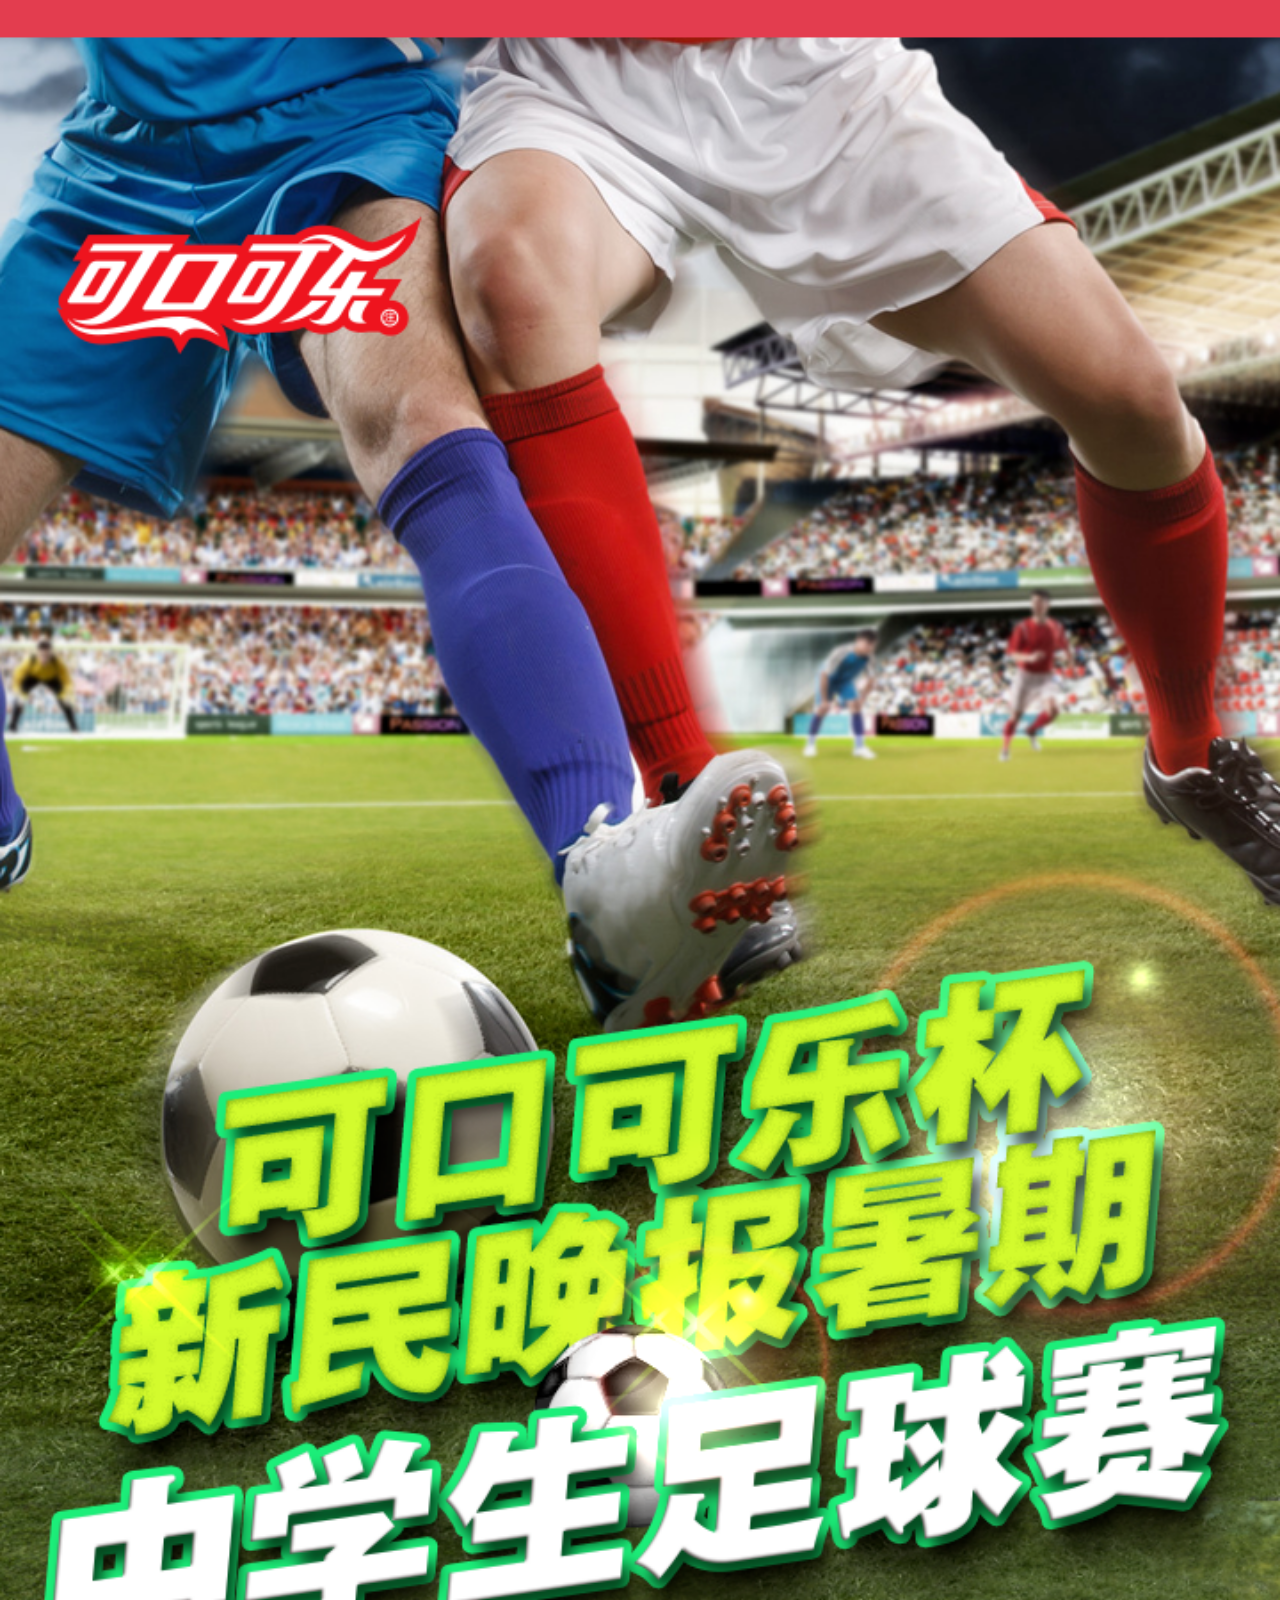
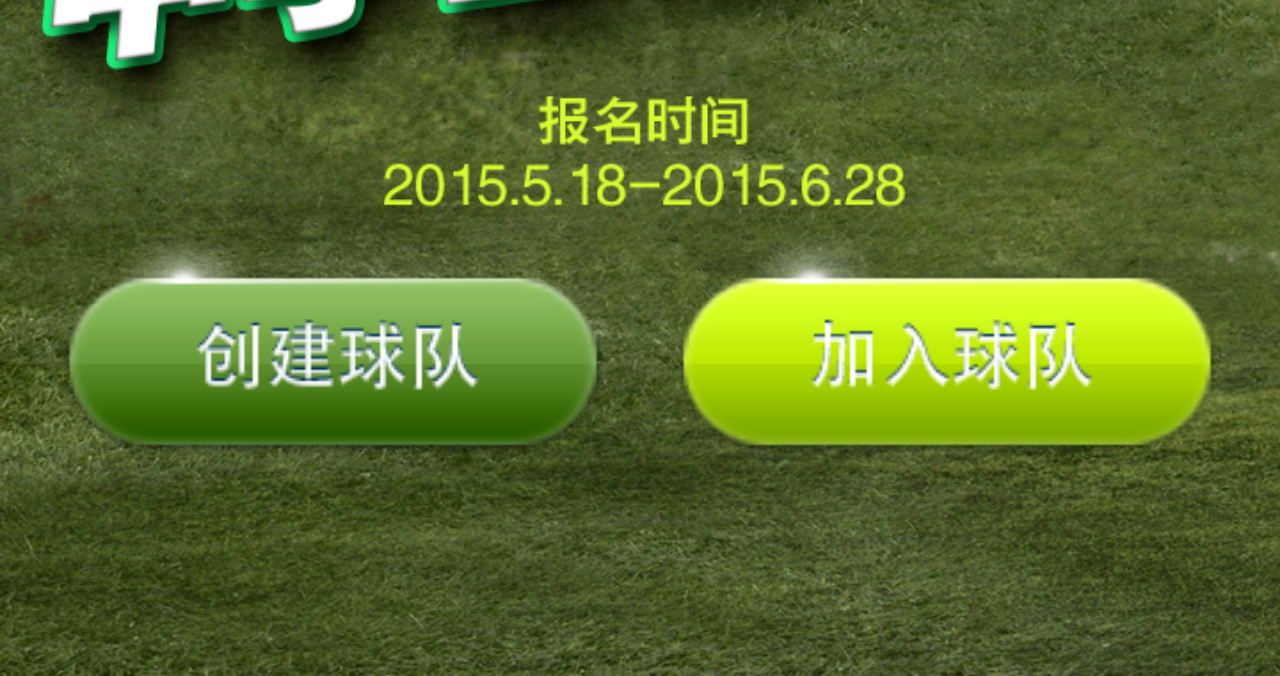
<file: xinmin/trunk/src/main/webapp/app/index.html>
﻿<!DOCTYPE html>
<html xmlns="http://www.w3.org/1999/xhtml">
<head>
<meta http-equiv="Content-Type" content="text/html; charset=utf-8"/>
    <title>报名</title>
    <link href="css/index.css" rel="stylesheet" /> 
    <meta name="viewport" content="width=device-width, minimum-scale=1.0,maximum-scale=1.0,user-scalable=no, initial-scale=1.0">
</head>
<body>
    <!--<div class="container-fluid">
        <div class="row">
            <div class="col-xs-12" style="padding:0; margin:0; height:40px;  background-color:#000000;  font-weight:bold; text-align:center;">
                <ul class="header_ul">
                    <li>
                        <a href="#">首页</a>
                    </li>
                    <li>
                        <a href="#">赛事介绍</a>
                    </li>
                    <li>
                        <a href="#">参赛球队</a>
                    </li>
                    <li>
                        <a href="#">赛事安排</a>
                    </li>
                    <li>
                        <a href="#">竞赛规程</a>
                    </li>
                </ul>

            </div>
        </div>
    </div>-->
    <div style="width:100%; position:relative; font-size:0;"> 
        <img src="./images/d.png" style="height: auto;width: auto\9;width: 100%; font-size:0;"/>
        <div style="position:absolute; top:80%; width:42%; left:5%; ">
            <a href="crate.html"><img src="images/crate_btn.png" style="height: auto;width: auto\9;width: 100%; cursor:pointer;" /></a> 
        </div>
        <div style="position:absolute; top:80%; width:42%; right:5%; ">
            <a href="join_team.html"><img src="images/join_btn.png" style="height: auto;width: auto\9;width: 100%; cursor:pointer;" /></a>
        </div>
    </div>
</body>
</html>
</file>
<file: xinmin/trunk/src/main/webapp/app/css/index.css>
﻿* {
    padding:0px;
    margin:0px;
}
</file>
